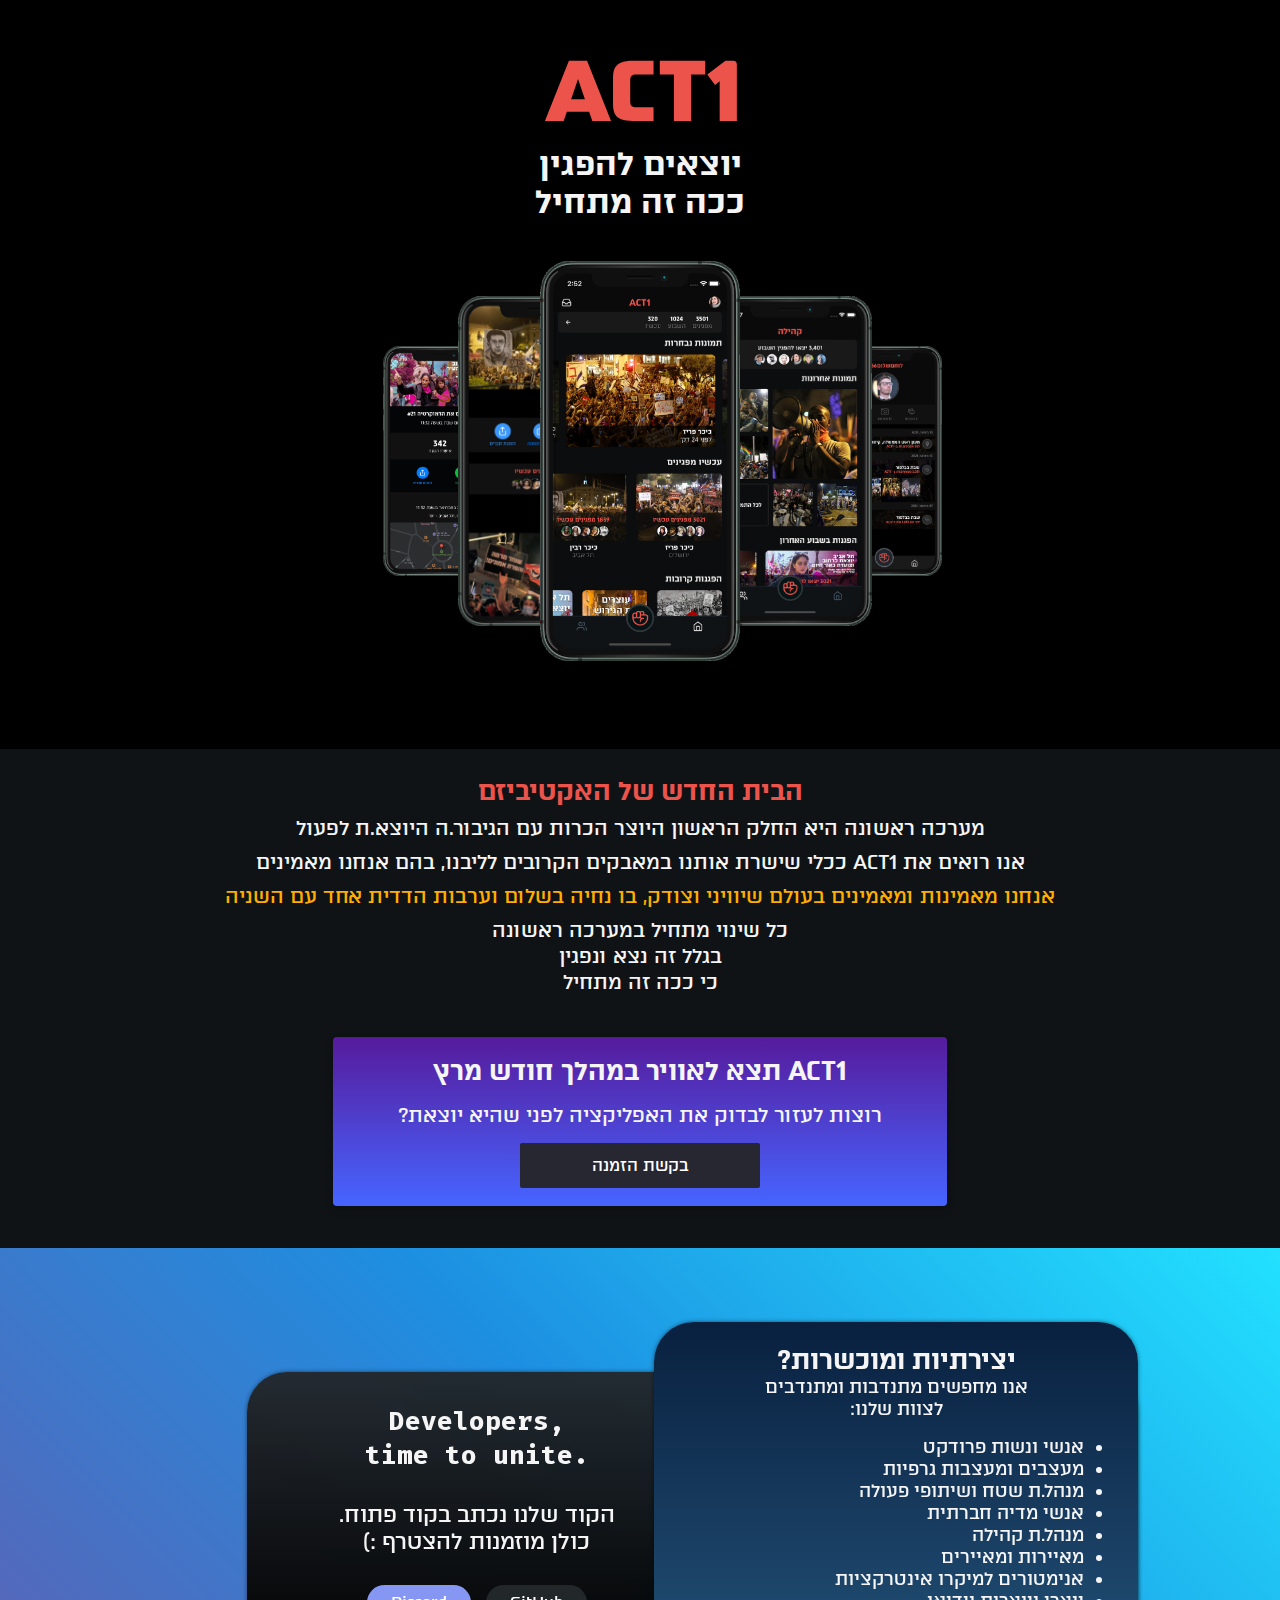
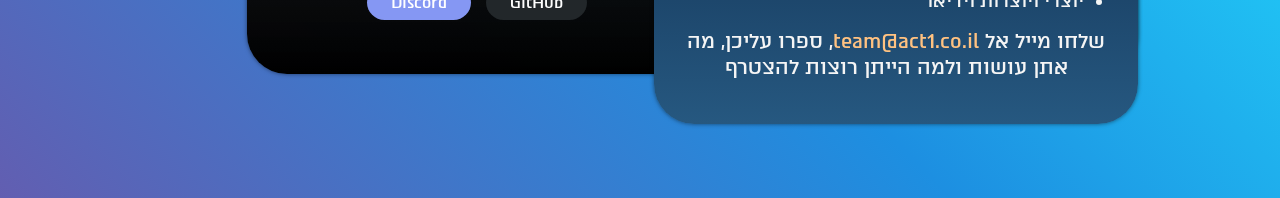
<file: index.html>
<!DOCTYPE html>
<html lang="he" dir="rtl">
  <head>

    <meta charset="utf-8" />
    <meta name='viewport' content='initial-scale=1, viewport-fit=cover'>
    <link rel="apple-touch-icon" sizes="180x180" href="/assets/icons/apple-touch-icon.png">
    <link rel="icon" type="image/png" sizes="32x32" href="/assets/icons/favicon-32x32.png">
    <link rel="icon" type="image/png" sizes="16x16" href="/assets/icons/favicon-16x16.png">
    <link href="./styles.css" rel="stylesheet" />    
    <title>Act1 - יוצאים להפגין</title>
    <meta name="description" content="אפליקציית האקטיביזם של ישראל. כל המאבקים וההפגנות במקום אחד."/>

    <meta property="og:title" content="Act1">
    <meta property="og:description" content="יוצאים להפגין. ככה זה מתחיל.">
    <meta property="og:image" content="/assets/fb-thumb.png">
    <meta name="twitter:card" content="summary_large_image">
    <meta name="twitter:image" content="https://res.cloudinary.com/act1/image/upload/v1612943318/meta/twitter-thumb_lqj9vq.png" />
    <meta name="twitter:site" content="@act1coil">
  </head>
  <body data-faded-in="false">
    <div class="site-wrapper">
      <header class="header">
        <div>
        <img class="logo" src="logo.svg" alt="ACT1" />
        <h2 class="title">יוצאים להפגין</h2>
        <h2 class="title">ככה זה מתחיל</h2>
      </div>
        <div class="screenshots-wrapper">
          <img src="/assets/iphone-4.jpg" class="app-screenshot first-screenshot" alt="" />
          <img src="/assets/iphone-3.jpg" class="app-screenshot second-screenshot" alt="" />
          <img src="/assets/iphone-1.jpg" class="app-screenshot middle-screenshot" alt="אפליקציית הפגנות - צילום מסך" />
          <img src="/assets/iphone-5.jpg" class="app-screenshot fourth-screenshot" alt="" />
          <img src="/assets/iphone-2.jpg" class="app-screenshot fifth-screenshot" alt="" />
        </div>
        <img src="/assets/scroll-down.gif" class="scroll-down" aria-hidden="true" />
      </header>
      <main>
        <div class="about">
          <h3 class="about-title bold red">
            הבית החדש של האקטיביזם 
          </h3>
          <p class="about-text"> מערכה ראשונה היא החלק הראשון היוצר הכרות עם הגיבור.ה היוצא.ת לפעול</p>
          <p class="about-text">אנו רואים את ACT1 ככלי שישרת אותנו במאבקים הקרובים לליבנו, בהם אנחנו מאמינים</p>
          <p class="about-text yellow">אנחנו מאמינות ומאמינים בעולם שיוויני וצודק, בו נחיה בשלום וערבות הדדית אחד עם השניה</p>
          <p class="about-text">כל שינוי מתחיל במערכה ראשונה<br />בגלל זה נצא ונפגין<br/>כי ככה זה מתחיל</p>
        </div>
        <div class="beta-invite-box">
          <h3>ACT1 תצא לאוויר במהלך חודש מרץ</h3>
          <h4>רוצות לעזור לבדוק את האפליקציה לפני שהיא יוצאת?</h4>
          <div class="email-box-wrapper">
            <a type="submit" class="email-submit" id="beta-signup-btn" href="https://act-1.typeform.com/to/MO3DKKvm" target="_blank">בקשת הזמנה</a>
          </div>
        </div>
        <div class="join-us">
          <div class="box roles-description">
            <h3 class="roles-description-title">יצירתיות ומוכשרות?</h3>
            <h4 class="roles-description-subtitle">
              אנו מחפשים מתנדבות ומתנדבים <br />
              לצוות שלנו:
            </h4>
            <ul>
              <li class="role-list-item">אנשי ונשות פרודקט</li>
              <li class="role-list-item">מעצבים ומעצבות גרפיות</li>
              <li class="role-list-item">מנהל.ת שטח ושיתופי פעולה</li>
              <li class="role-list-item">אנשי מדיה חברתית</li>
              <li class="role-list-item">מנהל.ת קהילה</li>
              <li class="role-list-item">מאיירות ומאיירים</li>
              <li class="role-list-item">אנימטורים למיקרו אינטרקציות</li>
              <li class="role-list-item">יוצרי ויוצרות וידיאו</li>
            </ul>

            <p class="about-text">
              שלחו מייל אל
              <a href="mailto:team@act1.co.il">team@act1.co.il</a>, ספרו
              עליכן, מה אתן עושות ולמה הייתן רוצות להצטרף
            </p>
          </div>
          <div class="box developers-box">
            <div class="developers-box__content">
              <h3>
                Developers,<br />
                time to unite.
              </h3>
              <h4>הקוד שלנו נכתב בקוד פתוח. <br />כולן מוזמנות להצטרף :)</h4>
              <div class="dev-buttons">
                <a
                  id="discord"
                  href="https://discord.com/invite/3jGSYeBuHj"
                  target="_blank"
                  class="button-link">
                  Discord
                </a>
                <a
                  id="github"
                  href="https://github.com/act-1/native"
                  target="_blank"
                  class="button-link">
                  GitHub
                </a>
              </div>
            </div>
          </div>
        </div>
      </div>
    </main>
    <script async defer src="https://sa.act1.co.il/latest.js"></script>
    <noscript><img src="https://sa.act1.co.il/noscript.gif" alt=""/></noscript>
    <script>
      window.onload = function () {
        window.scrollTo(0, 0);
      }
      
      setTimeout(()=>{
        document.body.setAttribute('data-faded-in', "true")
      },4000)

      const betaBtn = document.getElementById('beta-signup-btn');
      const githubBtn = document.getElementById('github');
      const discordBtn = document.getElementById('discord-btn');

      betaBtn.addEventListener('click', () => sa_event("click_beta"))
      githubBtn.addEventListener('click', () => sa_event("click_github"))
      discordBtn.addEventListener('click', () => sa_event("click_discord"))
    </script>
  </body>
</html>
</file>
<file: styles.css>
@font-face {
  font-family: "Atlas";
  font-weight: 500;
  font-display: fallback;
  src: url("./fonts/atlas-medium-aaa.woff2") format("woff2");
}

@font-face {
  font-family: "Atlas";
  font-weight: 700;
  font-display: fallback;
  src: url("./fonts/atlas-bold-aaa.woff2") format("woff2");
}

@font-face {
  font-family: "Fira Code";
  font-weight: 700;
  font-display: swap;
  src: url("./fonts/FiraCode-Bold.woff2") format("woff2");
}

* {
  box-sizing: border-box;
}

body {
  min-width: 100vw;
  min-height: 100vh;
  background: #0f1316;
  font-family: Atlas, Arial, Helvetica, sans-serif;
  text-align: center;
  color: #f5f5f5;
  margin: 0;
  overflow-x: hidden;
}

.header {
  width: 100%;
  display: flex;
  flex-direction: column;
  justify-content: space-evenly;
  align-items: center;
  flex-shrink: 0;
  padding: 60px 0;
  margin: 0 auto;
  text-align: center;
  background-color: #000;
}

.logo {
  display: block;
  margin: 0 auto;
  margin-bottom: 24px;
  animation: fadeIn 2s;
}

.site-wrapper {
  display: flex;
  align-items: center;
  flex-direction: column;
  height: calc(100vh - 70px);
}

a {
  color: #ffc281;
  text-decoration: none;
  transition: color 0.25s;
}

a:hover {
  color: #fab163;
}

h3 {
  font-size: 26px;
}

h4 {
  font-size: 22px;
  font-weight: normal;
}

.title {
  margin: 0;
  font-size: 32px;
  text-align: center;
}

.title:first-of-type {
  animation: fadeIn 3.5s;
}

.title:last-of-type {
  animation: fadeIn 5.45s;
}

.screenshots-wrapper {
  display: flex;
  flex-direction: column;
  align-items: center;
  margin: 28px 0;
  animation: fadeIn 7.8s;
}

.scroll-down {
  display: none;
  max-height: 10%;
  flex-basis: 5%;
  flex-shrink: 0.5;
  filter: contrast(0%);
  opacity: 0;
}

@media (max-width: 1024px) {
  body[data-faded-in="true"] .scroll-down {
    opacity: 1;
    animation: fadeIn 3s ease-out;
  }
  .scroll-down {
    display: block;
  }

  .header {
    height: 100vh;
  }

  body[data-faded-in="false"] {
    overflow-y: scroll;
    position: fixed;
  }
}

@media (min-width: 1330px) {
  .header {
    height: 100vh;
  }

  body[data-faded-in="false"] {
    overflow-y: scroll;
    position: fixed;
  }
}

main {
  animation: fadeIn 8s;
  padding-right: env(safe-area-inset-right);
  padding-left: env(safe-area-inset-left);
}

.app-screenshot {
  grid-column: 1;
  grid-row: 1;
}

.first-screenshot {
  margin-left: 300px;
  height: 400px;
  display: none;
}

.second-screenshot {
  z-index: 2;
  height: 280px;
  margin-left: 200px;
}

.middle-screenshot {
  z-index: 3;
  height: 320px;
}

.fourth-screenshot {
  z-index: 1;
  height: 280px;
  margin-right: 200px;
}

.fifth-screenshot {
  z-index: 0;
  height: 400px;
  display: none;
}

.about {
  padding: 0 24px;
}

.about-title {
  margin-bottom: 0;
}

.about-text {
  margin: 8px;
  line-height: 1.3;
  font-weight: normal;
  font-size: 20px;
}

.text-seperator {
  color: #2b2b2b;
}

.email-box-wrapper {
  display: flex;
  flex-direction: column;
}

.beta-invite-box {
  margin: 24px 12px 0;
  padding: 18px 12px;
  border-radius: 4px;
  box-shadow: 0 5px 10px 0 rgba(0, 0, 0, 0.1), 0 1px 3px 0 rgba(0, 0, 0, 0.1);
  background-image: linear-gradient(180deg, #561b9c 0%, #4664ff 99%);
}

.beta-invite-box h3 {
  margin: 0;
}

.beta-invite-box h4 {
  margin: 16px 38px;
  font-size: 20px;
}

.email-box-wrapper {
  display: flex;
  flex-direction: column;
  align-items: center;
  justify-content: center;
}

.email-input {
  width: 240px;
  height: 35px;
  margin-bottom: 12px;
  padding: 0 8px;
  border: none;
  border-radius: 4px;
  font-size: 16px;
  font-family: Atlas;
  color: #222222;
  text-align: center;
}

.email-submit {
  display: flex;
  justify-content: center;
  align-items: center;
  width: 240px;
  height: 45px;
  border-radius: 2px;
  background-color: #262731;
  font-family: Atlas;
  color: #fff;
  border: none;
  cursor: pointer;
  transition: background-color 0.3s;
}

.email-submit:hover {
  color: #fff;
  background-color: #3a3a3a;
}

.box {
  padding: 32px 14px;
  margin: 24px 14px;
}

.roles-description {
  background-image: linear-gradient(0deg, #265880 0%, #09203f 100%);
  box-shadow: 0 0 4px 0 rgba(0, 0, 0, 0.5);
  border-radius: 4px;
}

.roles-description-title {
  margin: 0;
}

.roles-description-subtitle {
  margin: 0;
  font-size: 18px;
}

.role-list-item {
  font-size: 18px;
  text-align: right;
}

.developers-box {
  background-image: linear-gradient(
    180deg,
    rgba(34, 34, 34, 0.92) 2%,
    #000000 100%
  );
  box-shadow: 0 0 4px 0 rgba(0, 0, 0, 0.5);
  border-radius: 4px;
}

.developers-box h3 {
  direction: ltr !important;
  margin: 0;
  font-family: "Fira Code";
}

.dev-buttons {
  display: flex;
  flex-direction: row-reverse;
  justify-content: center;
  gap: 15px;
}

.button-link {
  color: #fff;
  padding: 8px 24px;
  border-radius: 50px;
  transition: background-color 0.13s;
}

.button-link:hover {
  color: #fff;
}

#discord {
  background-color: #8597f3;
}

#discord:hover {
  background-color: #6b89e0;
}

#github {
  background-color: #22272a;
}

#github:hover {
  background-color: #333a3d;
}

.screenshots-wrapper {
  display: grid;
  justify-items: center;
  margin-top: 40px;
}

@media (min-width: 768px) {
  :root {
    --screenshot-hover-margin: 30px;
    --screenshot-hover-deg: 10deg;
  }

  .app-screenshot {
    transition: all 0.4s;
  }

  .first-screenshot {
    display: block;
    margin-left: 490px;
    height: 230px;
  }

  .first-screenshot:hover {
    transform: scale(1.2) rotate(var(--screenshot-hover-deg))
      translateX(var(--screenshot-hover-margin));
  }

  .second-screenshot {
    margin-left: 300px;
    height: 330px;
  }

  .second-screenshot:hover {
    transform: scale(1.1) rotate(calc(var(--screenshot-hover-deg) - 5deg))
      translateX(var(--screenshot-hover-margin));
  }

  .middle-screenshot {
    height: 400px;
  }

  .middle-screenshot:hover {
    transform: scale(1.1);
  }

  .fourth-screenshot {
    height: 330px;
  }

  .fourth-screenshot:hover {
    transform: scale(1.1) rotate(calc(4deg - var(--screenshot-hover-deg)))
      translateX(calc(-11px - var(--screenshot-hover-margin)));
  }

  .fifth-screenshot {
    display: block;
    height: 230px;
    margin-right: 400px;
  }

  .fifth-screenshot:hover {
    transform: scale(1.2) rotate(calc(2deg - var(--screenshot-hover-deg)))
      translateX(calc(5px - var(--screenshot-hover-margin)));
  }
}

@media (min-width: 1024px) {
  :root {
    --screenshot-hover-margin: 50px;
    --screenshot-hover-deg: 8deg;
  }

  .join-us {
    width: 100vw;
    display: grid;
    grid-template-columns: 0.1fr 0.4fr 0.2fr 0.2fr 0.1fr;
    grid-template-rows: 50px 50px 200px 150px 50px 50px;
    background-image: linear-gradient(
      225deg,
      #22e1ff 0%,
      #1d8fe1 48%,
      #625eb1 100%
    );
  }

  .beta-invite-box {
    width: 48%;
    margin: 42px auto;
  }

  .roles-description {
    padding-top: 22px;
    grid-column: 2 / 3;
    grid-row: 2 / 6;
    border-radius: 40px;
    z-index: 1;
    transition: all 0.3s cubic-bezier(0.81, 0.33, 0.27, 1.21);
    transition-property: transform, box-shadow;
    will-change: transform, box-shadow;
  }

  .roles-description:hover {
    transform: scale(1.13, 1.18);
    box-shadow: 0 0 8px 0 rgba(0, 0, 0, 0.5);
  }

  .developers-box {
    z-index: 0;
    width: 87%;
    grid-column: 2 / 5;
    grid-row: 3 / 5;
    border-radius: 40px;
    transition: all 0.35s cubic-bezier(0.81, 0.33, 0.27, 1.21);
    transition-property: transform, box-shadow, width;
    will-change: transform, box-shadow;
  }

  .developers-box:hover {
    grid-column: 2 / 5;
    width: 93%;
    transform: rotate(-1deg);
    box-shadow: 0 0 8px 0 rgba(0, 0, 0, 0.5);
  }

  .developers-box__content {
    padding-right: 50%;
  }
}

@media (min-width: 1330px) {
  :root {
    --screenshot-hover-margin: 60px;
  }

  .about {
    padding: 0 34vw;
  }

  .app-screenshot {
    height: 600px;
  }

  .first-screenshot {
    margin-left: 520px;
    height: 360px;
    z-index: 0;
  }

  .second-screenshot {
    margin-left: 300px;
    height: 440px;
  }

  .fourth-screenshot {
    margin-right: 300px;
    height: 440px;
  }

  .fifth-screenshot {
    margin-right: 520px;
    height: 360px;
  }

  .beta-invite-box {
    width: 37%;
    margin: 42px auto;
  }

  .join-us {
    grid-template-columns: 0.3fr 0.4fr 0.2fr 0.2fr 0.3fr;
  }
}

@media (min-width: 1600px) {
  :root {
    --screenshot-hover-margin: 70px;
  }

  .beta-invite-box {
    width: 26%;
    margin: 42px auto;
  }

  .join-us {
    grid-template-columns: 0.42fr 0.4fr 0.2fr 0.2fr 0.42fr;
  }
}

@keyframes fadeIn {
  0% {
    opacity: 0;
  }
  50% {
    opacity: 0;
  }
  100% {
    opacity: 1;
  }
}

/** Utilities **/
.red {
  color: #ec534b;
}

.yellow {
  color: #ffae00;
}

.bold {
  font-weight: bold;
}
</file>
